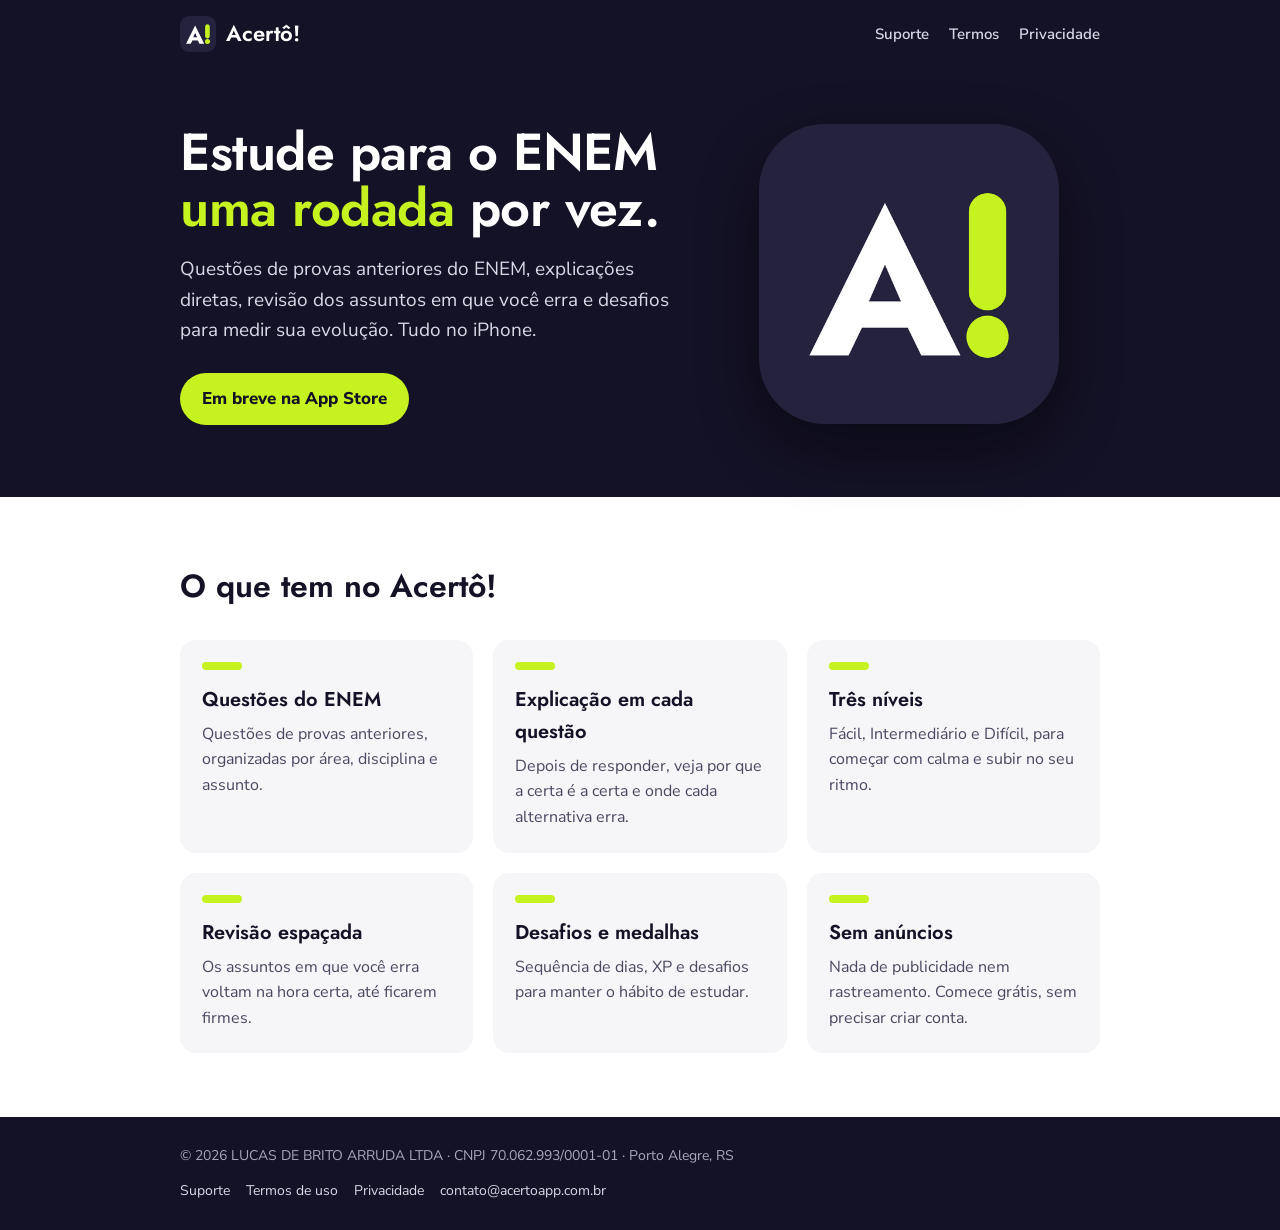
<file: index.html>
<!DOCTYPE html>
<html lang="pt-BR">
<head>
<meta charset="utf-8">
<meta name="viewport" content="width=device-width, initial-scale=1">
<title>Acertô! · Questões do ENEM no iPhone</title>
<meta name="description" content="App de estudo para o ENEM com questões de provas anteriores, explicações e revisão.">
<link rel="icon" type="image/png" href="/img/favicon.png">
<link rel="apple-touch-icon" href="/img/apple-touch-icon.png">
<link rel="preconnect" href="https://fonts.googleapis.com"><link rel="preconnect" href="https://fonts.gstatic.com" crossorigin><link href="https://fonts.googleapis.com/css2?family=Jost:wght@500;600&family=Nunito+Sans:wght@400;600;800&display=swap" rel="stylesheet">
<link rel="stylesheet" href="/estilo.css">
</head>
<body>
<header class="topo"><div class="wrap">
<a class="marca" href="/"><img src="/img/icone.png" alt=""><span>Acertô!</span></a>
<nav class="menu"><a href="/suporte/">Suporte</a><a href="/termos/">Termos</a><a href="/privacidade/">Privacidade</a></nav>
</div></header>
<main>
<section class="capa"><div class="wrap">
<div>
<h1>Estude para o ENEM <em>uma rodada</em> por vez.</h1>
<p>Questões de provas anteriores do ENEM, explicações diretas, revisão dos assuntos em que você erra e desafios para medir sua evolução. Tudo no iPhone.</p>
<span class="selo">Em breve na App Store</span>
</div>
<img class="icone" src="/img/icone.png" alt="Ícone do app Acertô!">
</div></section>
<section class="recursos"><div class="wrap">
<h2>O que tem no Acertô!</h2>
<div class="grade">
<div class="cartao"><div class="barra"></div><h3>Questões do ENEM</h3><p>Questões de provas anteriores, organizadas por área, disciplina e assunto.</p></div>
<div class="cartao"><div class="barra"></div><h3>Explicação em cada questão</h3><p>Depois de responder, veja por que a certa é a certa e onde cada alternativa erra.</p></div>
<div class="cartao"><div class="barra"></div><h3>Três níveis</h3><p>Fácil, Intermediário e Difícil, para começar com calma e subir no seu ritmo.</p></div>
<div class="cartao"><div class="barra"></div><h3>Revisão espaçada</h3><p>Os assuntos em que você erra voltam na hora certa, até ficarem firmes.</p></div>
<div class="cartao"><div class="barra"></div><h3>Desafios e medalhas</h3><p>Sequência de dias, XP e desafios para manter o hábito de estudar.</p></div>
<div class="cartao"><div class="barra"></div><h3>Sem anúncios</h3><p>Nada de publicidade nem rastreamento. Comece grátis, sem precisar criar conta.</p></div>
</div>
</div></section>
</main>
<footer class="rodape"><div class="wrap">
<div>© 2026 LUCAS DE BRITO ARRUDA LTDA · CNPJ 70.062.993/0001-01 · Porto Alegre, RS</div>
<div><a href="/suporte/">Suporte</a><a href="/termos/">Termos de uso</a><a href="/privacidade/">Privacidade</a><a href="mailto:contato@acertoapp.com.br">contato@acertoapp.com.br</a></div>
</div></footer>
</body>
</html>
</file>
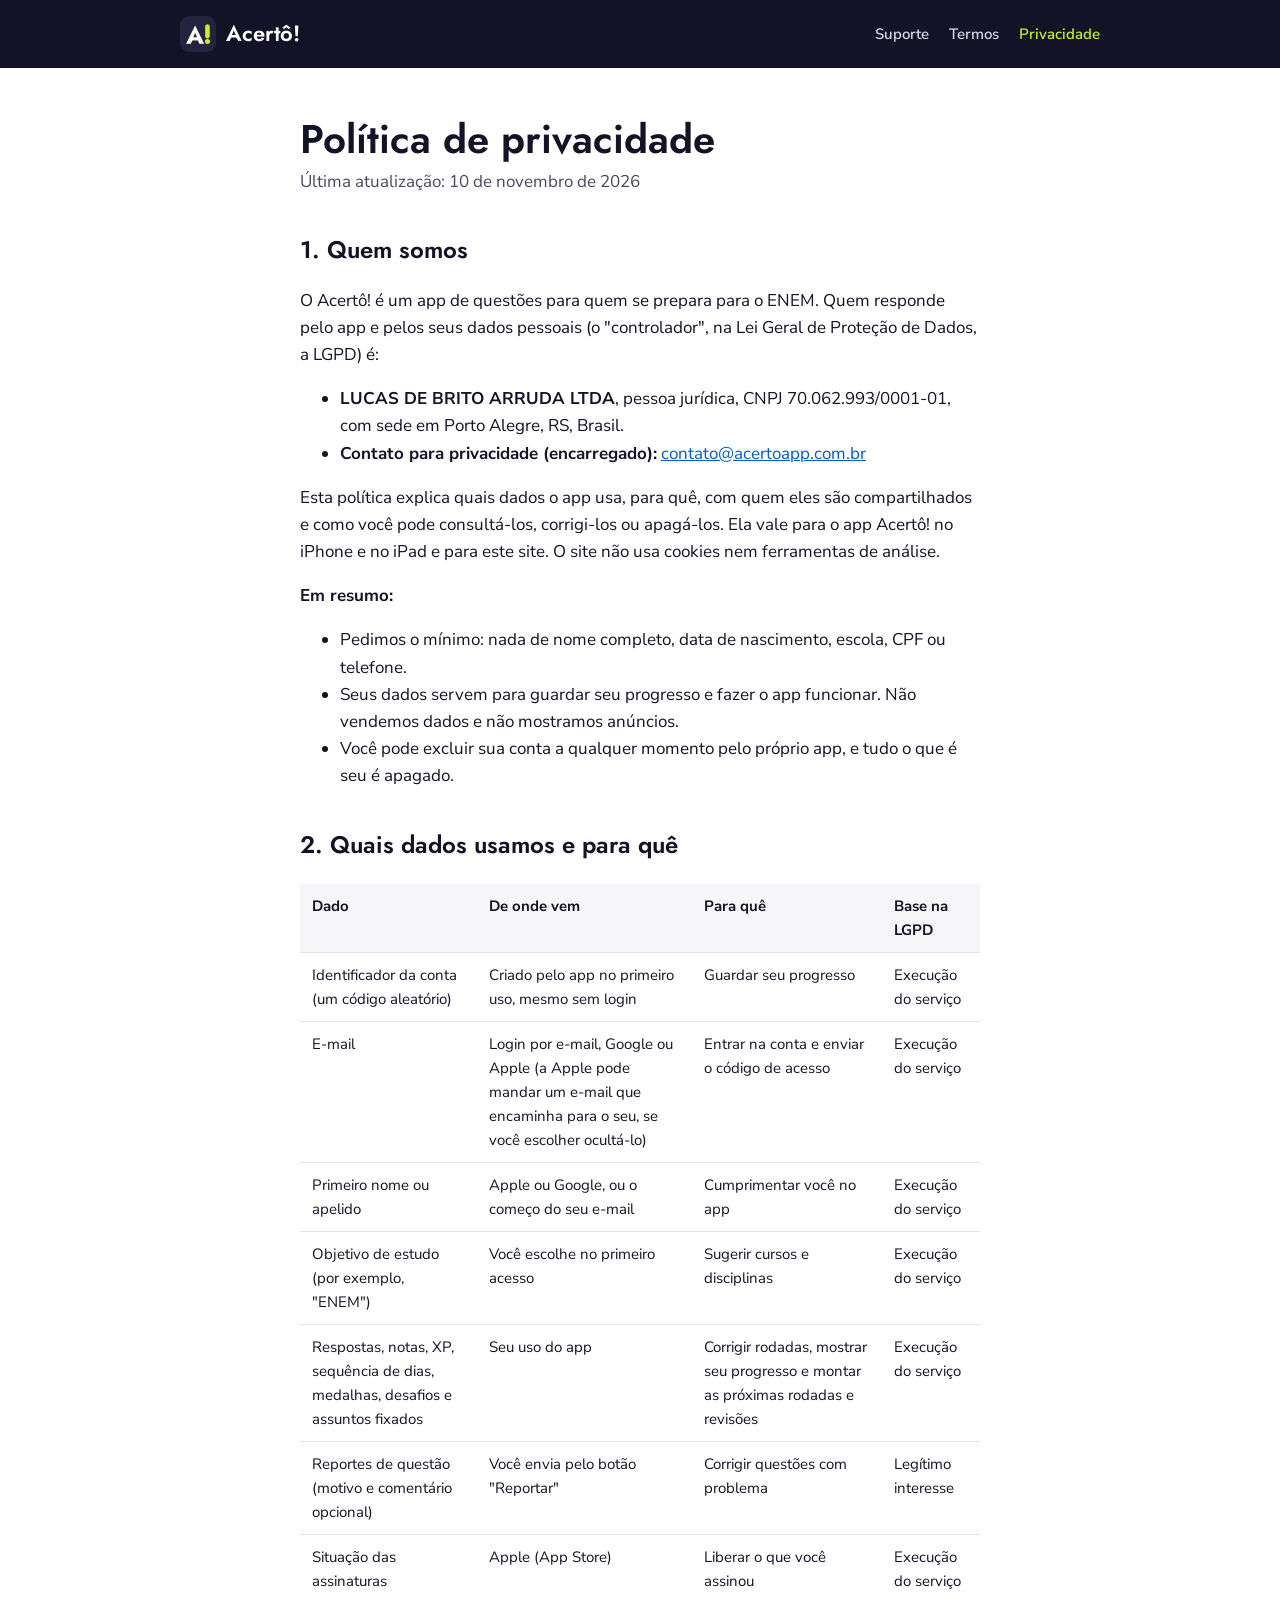
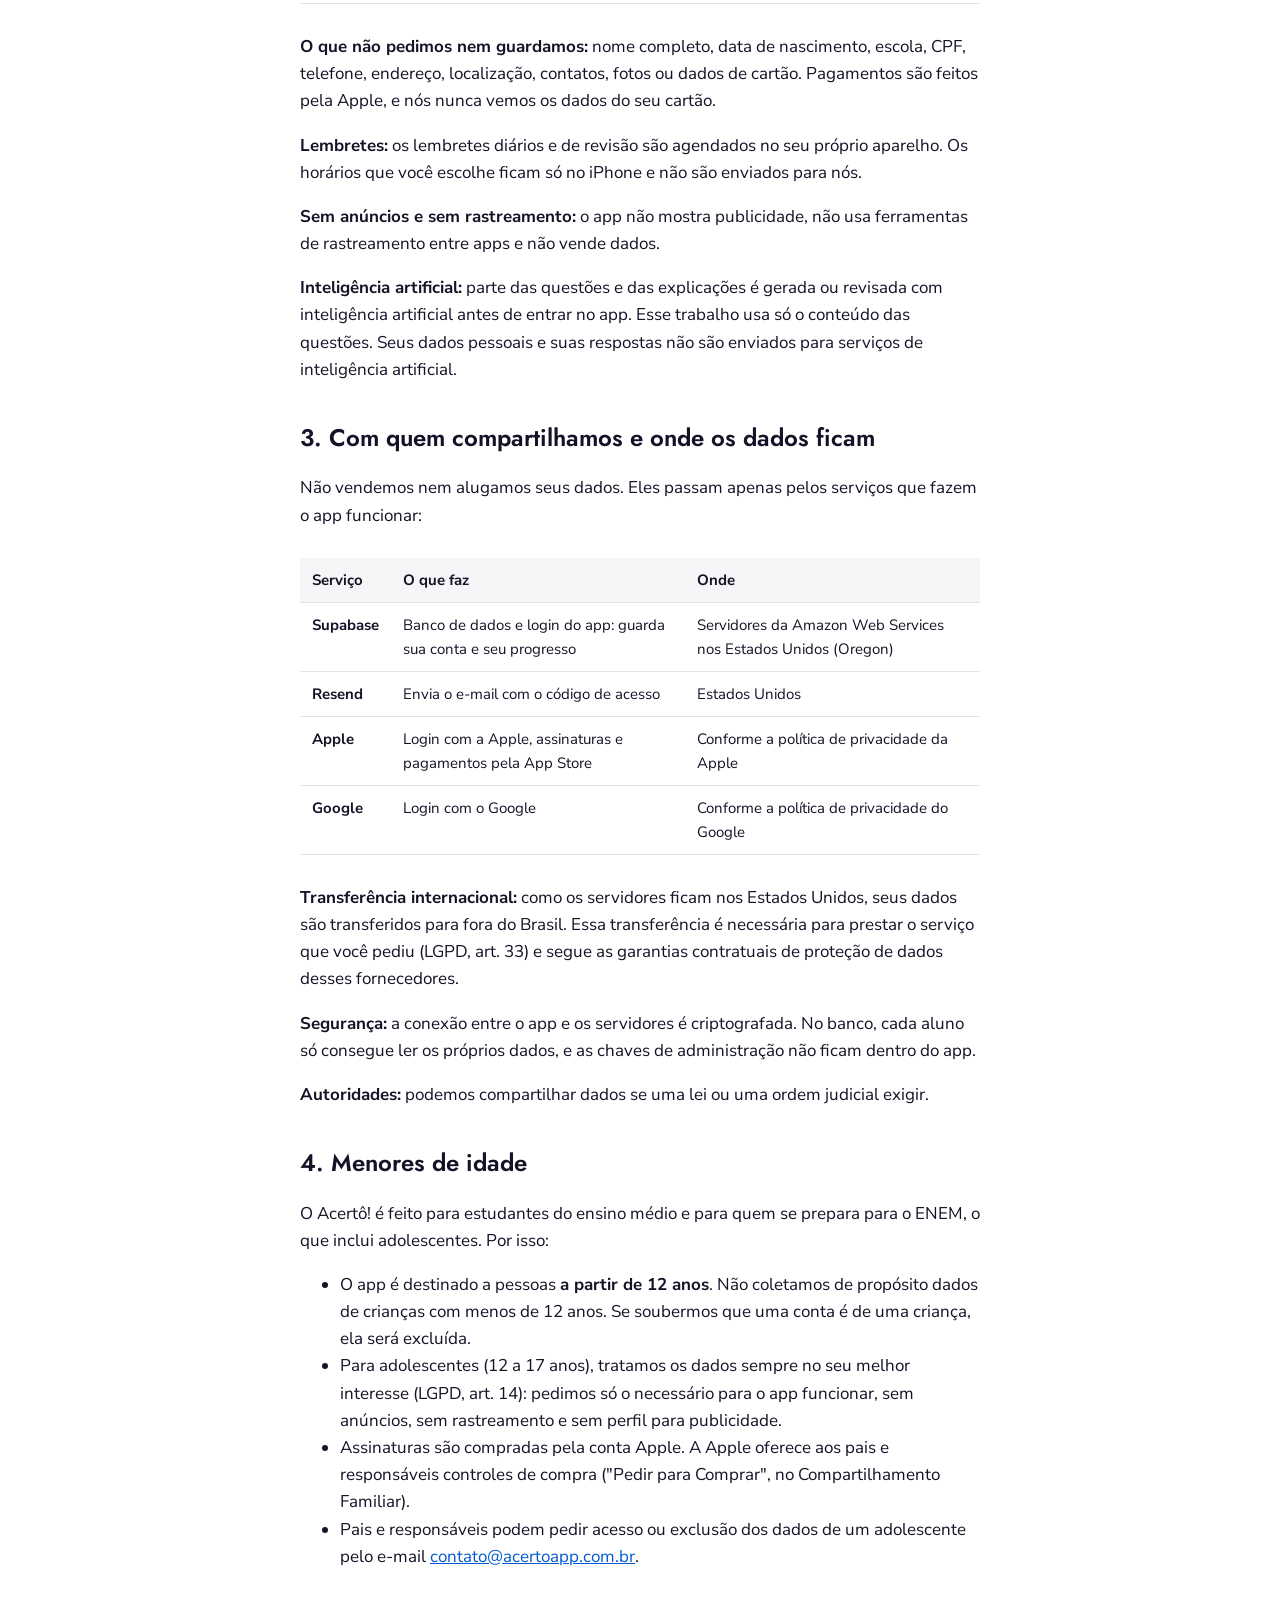
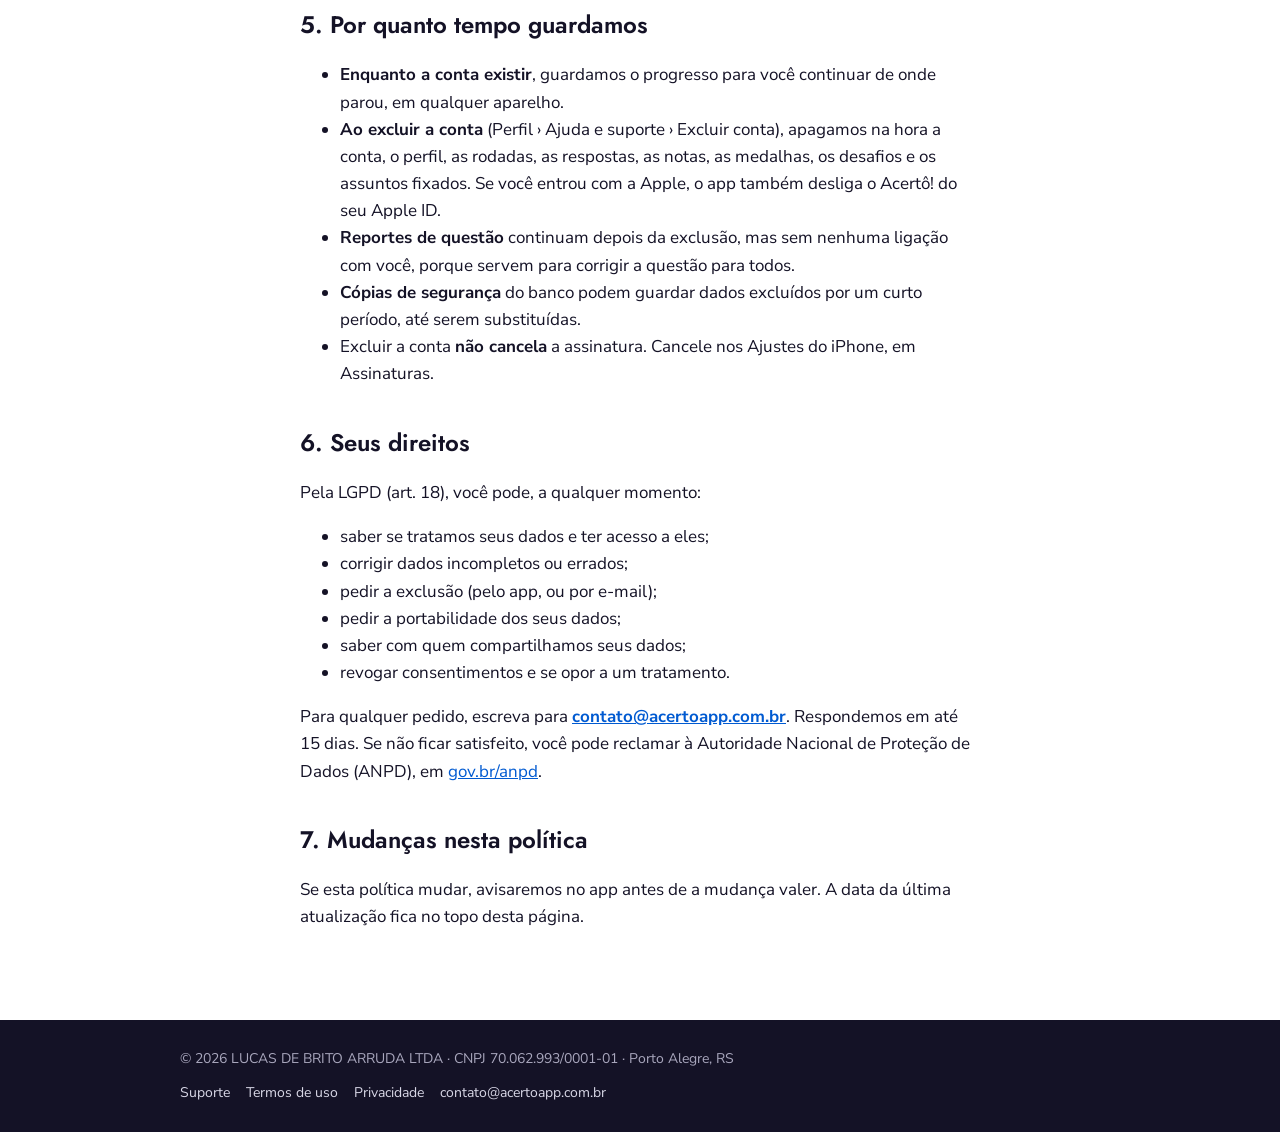
<file: privacidade/index.html>
<!DOCTYPE html>
<html lang="pt-BR">
<head>
<meta charset="utf-8">
<meta name="viewport" content="width=device-width, initial-scale=1">
<title>Política de privacidade · Acertô!</title>
<meta name="description" content="Como o app Acertô! usa e protege seus dados.">
<link rel="icon" type="image/png" href="/img/favicon.png">
<link rel="apple-touch-icon" href="/img/apple-touch-icon.png">
<link rel="preconnect" href="https://fonts.googleapis.com"><link rel="preconnect" href="https://fonts.gstatic.com" crossorigin><link href="https://fonts.googleapis.com/css2?family=Jost:wght@500;600&family=Nunito+Sans:wght@400;600;800&display=swap" rel="stylesheet">
<link rel="stylesheet" href="/estilo.css">
</head>
<body>
<header class="topo"><div class="wrap">
<a class="marca" href="/"><img src="/img/icone.png" alt=""><span>Acertô!</span></a>
<nav class="menu"><a href="/suporte/">Suporte</a><a href="/termos/">Termos</a><a href="/privacidade/" aria-current="page">Privacidade</a></nav>
</div></header>
<main>
<section class="pagina"><div class="wrap texto">
<h1>Política de privacidade</h1>
<p class="data">Última atualização: 10 de novembro de 2026</p>
<h2>1. Quem somos</h2>
<p>O Acertô! é um app de questões para quem se prepara para o ENEM. Quem responde pelo app e pelos seus dados pessoais (o "controlador", na Lei Geral de Proteção de Dados, a LGPD) é:</p>
<ul>
<li><strong>LUCAS DE BRITO ARRUDA LTDA</strong>, pessoa jurídica, CNPJ 70.062.993/0001-01, com sede em Porto Alegre, RS, Brasil.</li>
<li><strong>Contato para privacidade (encarregado):</strong> <a href="mailto:contato@acertoapp.com.br">contato@acertoapp.com.br</a></li>
</ul>
<p>Esta política explica quais dados o app usa, para quê, com quem eles são compartilhados e como você pode consultá-los, corrigi-los ou apagá-los. Ela vale para o app Acertô! no iPhone e no iPad e para este site. O site não usa cookies nem ferramentas de análise.</p>
<p><strong>Em resumo:</strong></p>
<ul>
<li>Pedimos o mínimo: nada de nome completo, data de nascimento, escola, CPF ou telefone.</li>
<li>Seus dados servem para guardar seu progresso e fazer o app funcionar. Não vendemos dados e não mostramos anúncios.</li>
<li>Você pode excluir sua conta a qualquer momento pelo próprio app, e tudo o que é seu é apagado.</li>
</ul>
<h2>2. Quais dados usamos e para quê</h2>
<div class="tabela"><table>
<thead>
<tr>
<th>Dado</th>
<th>De onde vem</th>
<th>Para quê</th>
<th>Base na LGPD</th>
</tr>
</thead>
<tbody>
<tr>
<td>Identificador da conta (um código aleatório)</td>
<td>Criado pelo app no primeiro uso, mesmo sem login</td>
<td>Guardar seu progresso</td>
<td>Execução do serviço</td>
</tr>
<tr>
<td>E-mail</td>
<td>Login por e-mail, Google ou Apple (a Apple pode mandar um e-mail que encaminha para o seu, se você escolher ocultá-lo)</td>
<td>Entrar na conta e enviar o código de acesso</td>
<td>Execução do serviço</td>
</tr>
<tr>
<td>Primeiro nome ou apelido</td>
<td>Apple ou Google, ou o começo do seu e-mail</td>
<td>Cumprimentar você no app</td>
<td>Execução do serviço</td>
</tr>
<tr>
<td>Objetivo de estudo (por exemplo, "ENEM")</td>
<td>Você escolhe no primeiro acesso</td>
<td>Sugerir cursos e disciplinas</td>
<td>Execução do serviço</td>
</tr>
<tr>
<td>Respostas, notas, XP, sequência de dias, medalhas, desafios e assuntos fixados</td>
<td>Seu uso do app</td>
<td>Corrigir rodadas, mostrar seu progresso e montar as próximas rodadas e revisões</td>
<td>Execução do serviço</td>
</tr>
<tr>
<td>Reportes de questão (motivo e comentário opcional)</td>
<td>Você envia pelo botão "Reportar"</td>
<td>Corrigir questões com problema</td>
<td>Legítimo interesse</td>
</tr>
<tr>
<td>Situação das assinaturas</td>
<td>Apple (App Store)</td>
<td>Liberar o que você assinou</td>
<td>Execução do serviço</td>
</tr>
</tbody>
</table></div>
<p><strong>O que não pedimos nem guardamos:</strong> nome completo, data de nascimento, escola, CPF, telefone, endereço, localização, contatos, fotos ou dados de cartão. Pagamentos são feitos pela Apple, e nós nunca vemos os dados do seu cartão.</p>
<p><strong>Lembretes:</strong> os lembretes diários e de revisão são agendados no seu próprio aparelho. Os horários que você escolhe ficam só no iPhone e não são enviados para nós.</p>
<p><strong>Sem anúncios e sem rastreamento:</strong> o app não mostra publicidade, não usa ferramentas de rastreamento entre apps e não vende dados.</p>
<p><strong>Inteligência artificial:</strong> parte das questões e das explicações é gerada ou revisada com inteligência artificial antes de entrar no app. Esse trabalho usa só o conteúdo das questões. Seus dados pessoais e suas respostas não são enviados para serviços de inteligência artificial.</p>
<h2>3. Com quem compartilhamos e onde os dados ficam</h2>
<p>Não vendemos nem alugamos seus dados. Eles passam apenas pelos serviços que fazem o app funcionar:</p>
<div class="tabela"><table>
<thead>
<tr>
<th>Serviço</th>
<th>O que faz</th>
<th>Onde</th>
</tr>
</thead>
<tbody>
<tr>
<td><strong>Supabase</strong></td>
<td>Banco de dados e login do app: guarda sua conta e seu progresso</td>
<td>Servidores da Amazon Web Services nos Estados Unidos (Oregon)</td>
</tr>
<tr>
<td><strong>Resend</strong></td>
<td>Envia o e-mail com o código de acesso</td>
<td>Estados Unidos</td>
</tr>
<tr>
<td><strong>Apple</strong></td>
<td>Login com a Apple, assinaturas e pagamentos pela App Store</td>
<td>Conforme a política de privacidade da Apple</td>
</tr>
<tr>
<td><strong>Google</strong></td>
<td>Login com o Google</td>
<td>Conforme a política de privacidade do Google</td>
</tr>
</tbody>
</table></div>
<p><strong>Transferência internacional:</strong> como os servidores ficam nos Estados Unidos, seus dados são transferidos para fora do Brasil. Essa transferência é necessária para prestar o serviço que você pediu (LGPD, art. 33) e segue as garantias contratuais de proteção de dados desses fornecedores.</p>
<p><strong>Segurança:</strong> a conexão entre o app e os servidores é criptografada. No banco, cada aluno só consegue ler os próprios dados, e as chaves de administração não ficam dentro do app.</p>
<p><strong>Autoridades:</strong> podemos compartilhar dados se uma lei ou uma ordem judicial exigir.</p>
<h2>4. Menores de idade</h2>
<p>O Acertô! é feito para estudantes do ensino médio e para quem se prepara para o ENEM, o que inclui adolescentes. Por isso:</p>
<ul>
<li>O app é destinado a pessoas <strong>a partir de 12 anos</strong>. Não coletamos de propósito dados de crianças com menos de 12 anos. Se soubermos que uma conta é de uma criança, ela será excluída.</li>
<li>Para adolescentes (12 a 17 anos), tratamos os dados sempre no seu melhor interesse (LGPD, art. 14): pedimos só o necessário para o app funcionar, sem anúncios, sem rastreamento e sem perfil para publicidade.</li>
<li>Assinaturas são compradas pela conta Apple. A Apple oferece aos pais e responsáveis controles de compra ("Pedir para Comprar", no Compartilhamento Familiar).</li>
<li>Pais e responsáveis podem pedir acesso ou exclusão dos dados de um adolescente pelo e-mail <a href="mailto:contato@acertoapp.com.br">contato@acertoapp.com.br</a>.</li>
</ul>
<h2>5. Por quanto tempo guardamos</h2>
<ul>
<li><strong>Enquanto a conta existir</strong>, guardamos o progresso para você continuar de onde parou, em qualquer aparelho.</li>
<li><strong>Ao excluir a conta</strong> (Perfil › Ajuda e suporte › Excluir conta), apagamos na hora a conta, o perfil, as rodadas, as respostas, as notas, as medalhas, os desafios e os assuntos fixados. Se você entrou com a Apple, o app também desliga o Acertô! do seu Apple ID.</li>
<li><strong>Reportes de questão</strong> continuam depois da exclusão, mas sem nenhuma ligação com você, porque servem para corrigir a questão para todos.</li>
<li><strong>Cópias de segurança</strong> do banco podem guardar dados excluídos por um curto período, até serem substituídas.</li>
<li>Excluir a conta <strong>não cancela</strong> a assinatura. Cancele nos Ajustes do iPhone, em Assinaturas.</li>
</ul>
<h2>6. Seus direitos</h2>
<p>Pela LGPD (art. 18), você pode, a qualquer momento:</p>
<ul>
<li>saber se tratamos seus dados e ter acesso a eles;</li>
<li>corrigir dados incompletos ou errados;</li>
<li>pedir a exclusão (pelo app, ou por e-mail);</li>
<li>pedir a portabilidade dos seus dados;</li>
<li>saber com quem compartilhamos seus dados;</li>
<li>revogar consentimentos e se opor a um tratamento.</li>
</ul>
<p>Para qualquer pedido, escreva para <strong><a href="mailto:contato@acertoapp.com.br">contato@acertoapp.com.br</a></strong>. Respondemos em até 15 dias. Se não ficar satisfeito, você pode reclamar à Autoridade Nacional de Proteção de Dados (ANPD), em <a href="https://www.gov.br/anpd">gov.br/anpd</a>.</p>
<h2>7. Mudanças nesta política</h2>
<p>Se esta política mudar, avisaremos no app antes de a mudança valer. A data da última atualização fica no topo desta página.</p>
</div></section>
</main>
<footer class="rodape"><div class="wrap">
<div>© 2026 LUCAS DE BRITO ARRUDA LTDA · CNPJ 70.062.993/0001-01 · Porto Alegre, RS</div>
<div><a href="/suporte/">Suporte</a><a href="/termos/">Termos de uso</a><a href="/privacidade/">Privacidade</a><a href="mailto:contato@acertoapp.com.br">contato@acertoapp.com.br</a></div>
</div></footer>
</body>
</html>
</file>
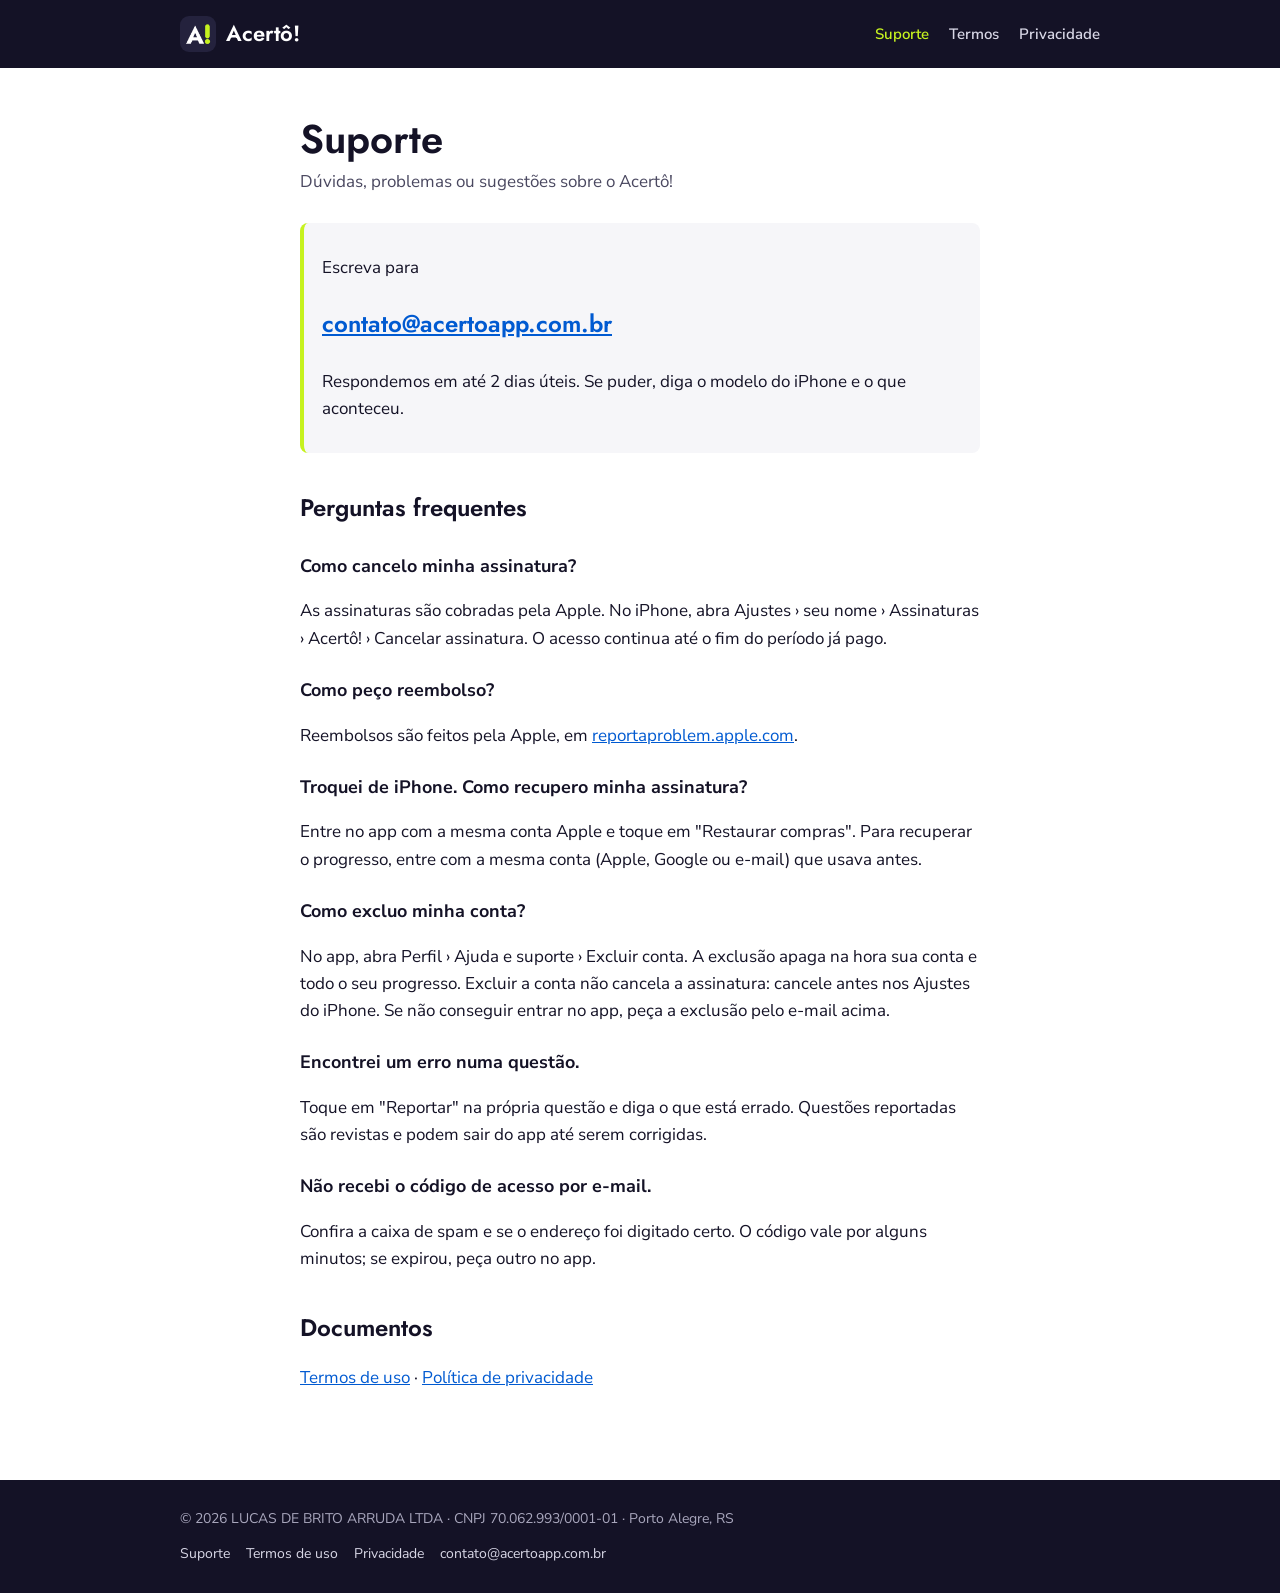
<file: suporte/index.html>
<!DOCTYPE html>
<html lang="pt-BR">
<head>
<meta charset="utf-8">
<meta name="viewport" content="width=device-width, initial-scale=1">
<title>Suporte · Acertô!</title>
<meta name="description" content="Contato e perguntas frequentes sobre o app Acertô!">
<link rel="icon" type="image/png" href="/img/favicon.png">
<link rel="apple-touch-icon" href="/img/apple-touch-icon.png">
<link rel="preconnect" href="https://fonts.googleapis.com"><link rel="preconnect" href="https://fonts.gstatic.com" crossorigin><link href="https://fonts.googleapis.com/css2?family=Jost:wght@500;600&family=Nunito+Sans:wght@400;600;800&display=swap" rel="stylesheet">
<link rel="stylesheet" href="/estilo.css">
</head>
<body>
<header class="topo"><div class="wrap">
<a class="marca" href="/"><img src="/img/icone.png" alt=""><span>Acertô!</span></a>
<nav class="menu"><a href="/suporte/" aria-current="page">Suporte</a><a href="/termos/">Termos</a><a href="/privacidade/">Privacidade</a></nav>
</div></header>
<main>
<section class="pagina"><div class="wrap texto">
<h1>Suporte</h1>
<p class="data">Dúvidas, problemas ou sugestões sobre o Acertô!</p>
<div class="destaque">
<p>Escreva para</p>
<p class="contato-grande"><a href="mailto:contato@acertoapp.com.br">contato@acertoapp.com.br</a></p>
<p>Respondemos em até 2 dias úteis. Se puder, diga o modelo do iPhone e o que aconteceu.</p>
</div>

<h2>Perguntas frequentes</h2>

<h3>Como cancelo minha assinatura?</h3>
<p>As assinaturas são cobradas pela Apple. No iPhone, abra Ajustes › seu nome › Assinaturas › Acertô! › Cancelar assinatura. O acesso continua até o fim do período já pago.</p>

<h3>Como peço reembolso?</h3>
<p>Reembolsos são feitos pela Apple, em <a href="https://reportaproblem.apple.com">reportaproblem.apple.com</a>.</p>

<h3>Troquei de iPhone. Como recupero minha assinatura?</h3>
<p>Entre no app com a mesma conta Apple e toque em "Restaurar compras". Para recuperar o progresso, entre com a mesma conta (Apple, Google ou e-mail) que usava antes.</p>

<h3>Como excluo minha conta?</h3>
<p>No app, abra Perfil › Ajuda e suporte › Excluir conta. A exclusão apaga na hora sua conta e todo o seu progresso. Excluir a conta não cancela a assinatura: cancele antes nos Ajustes do iPhone. Se não conseguir entrar no app, peça a exclusão pelo e-mail acima.</p>

<h3>Encontrei um erro numa questão.</h3>
<p>Toque em "Reportar" na própria questão e diga o que está errado. Questões reportadas são revistas e podem sair do app até serem corrigidas.</p>

<h3>Não recebi o código de acesso por e-mail.</h3>
<p>Confira a caixa de spam e se o endereço foi digitado certo. O código vale por alguns minutos; se expirou, peça outro no app.</p>

<h2>Documentos</h2>
<p><a href="/termos/">Termos de uso</a> · <a href="/privacidade/">Política de privacidade</a></p>
</div></section>
</main>
<footer class="rodape"><div class="wrap">
<div>© 2026 LUCAS DE BRITO ARRUDA LTDA · CNPJ 70.062.993/0001-01 · Porto Alegre, RS</div>
<div><a href="/suporte/">Suporte</a><a href="/termos/">Termos de uso</a><a href="/privacidade/">Privacidade</a><a href="mailto:contato@acertoapp.com.br">contato@acertoapp.com.br</a></div>
</div></footer>
</body>
</html>
</file>
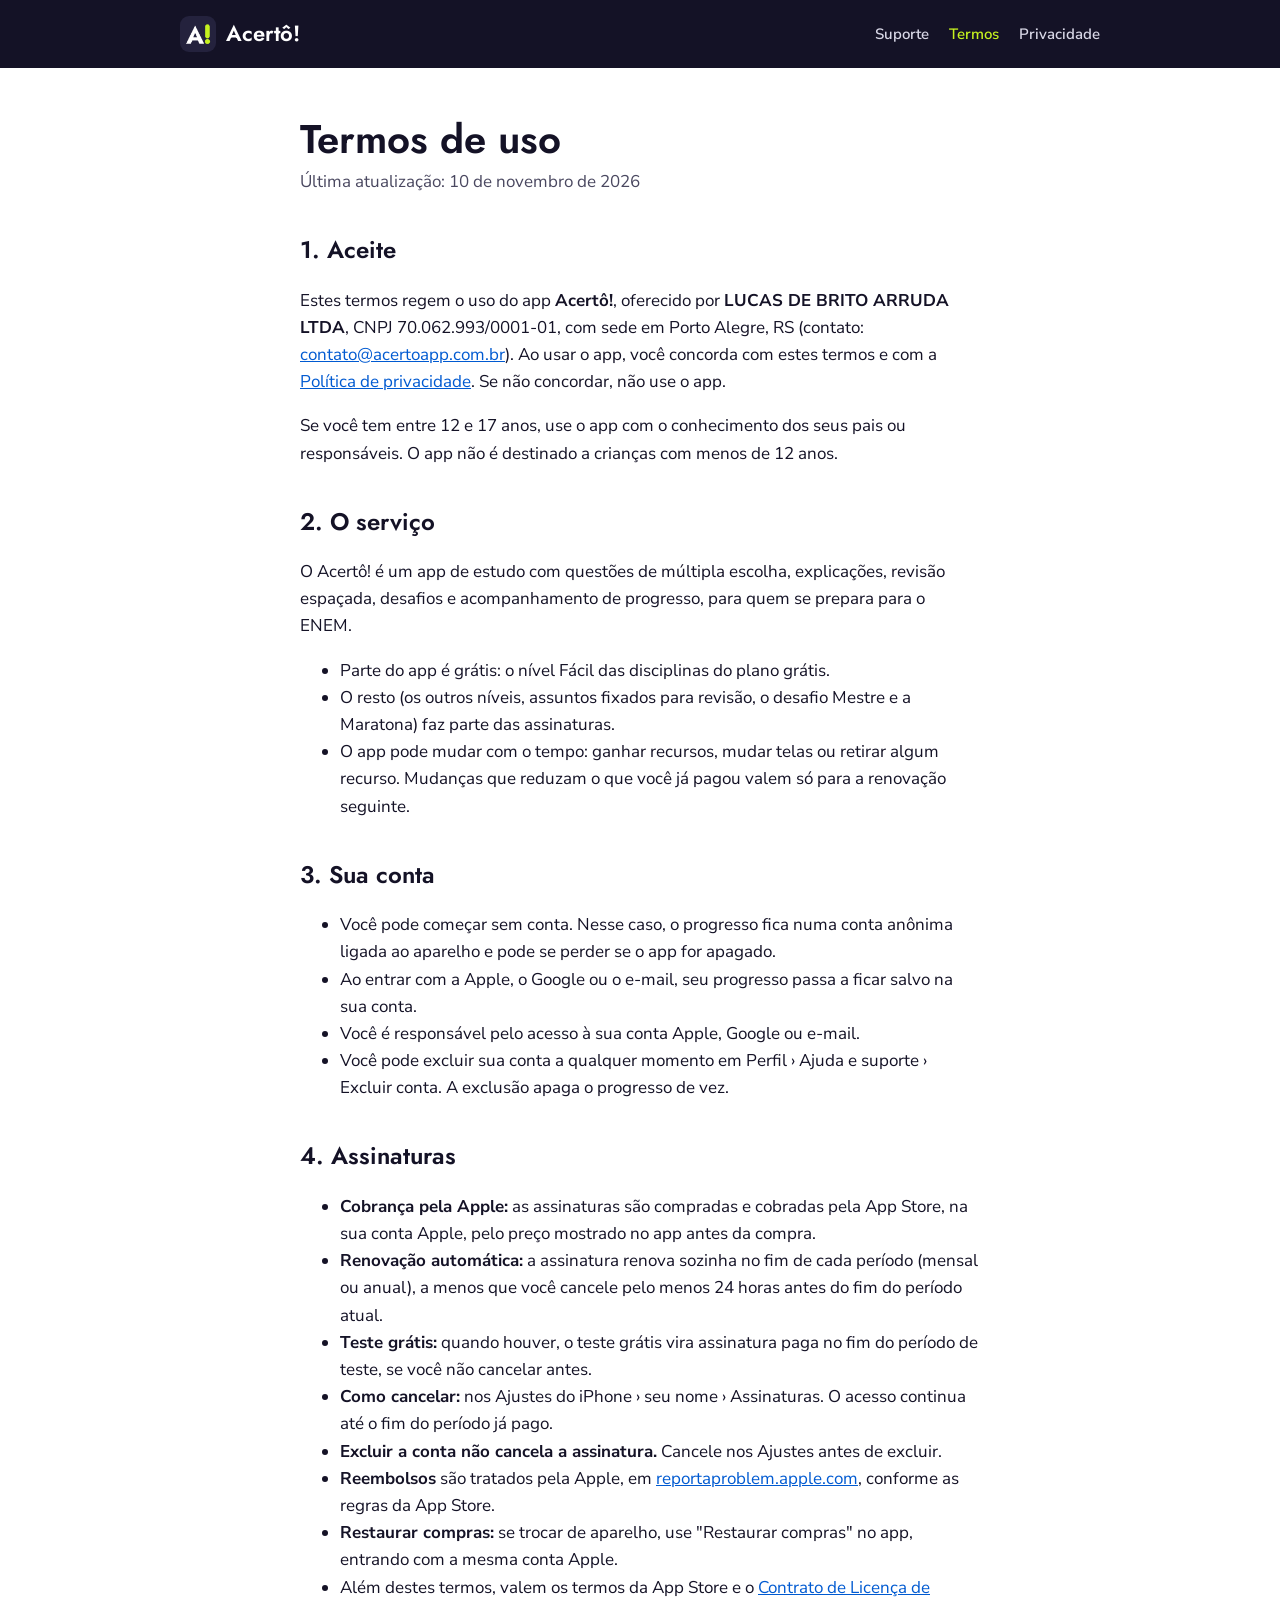
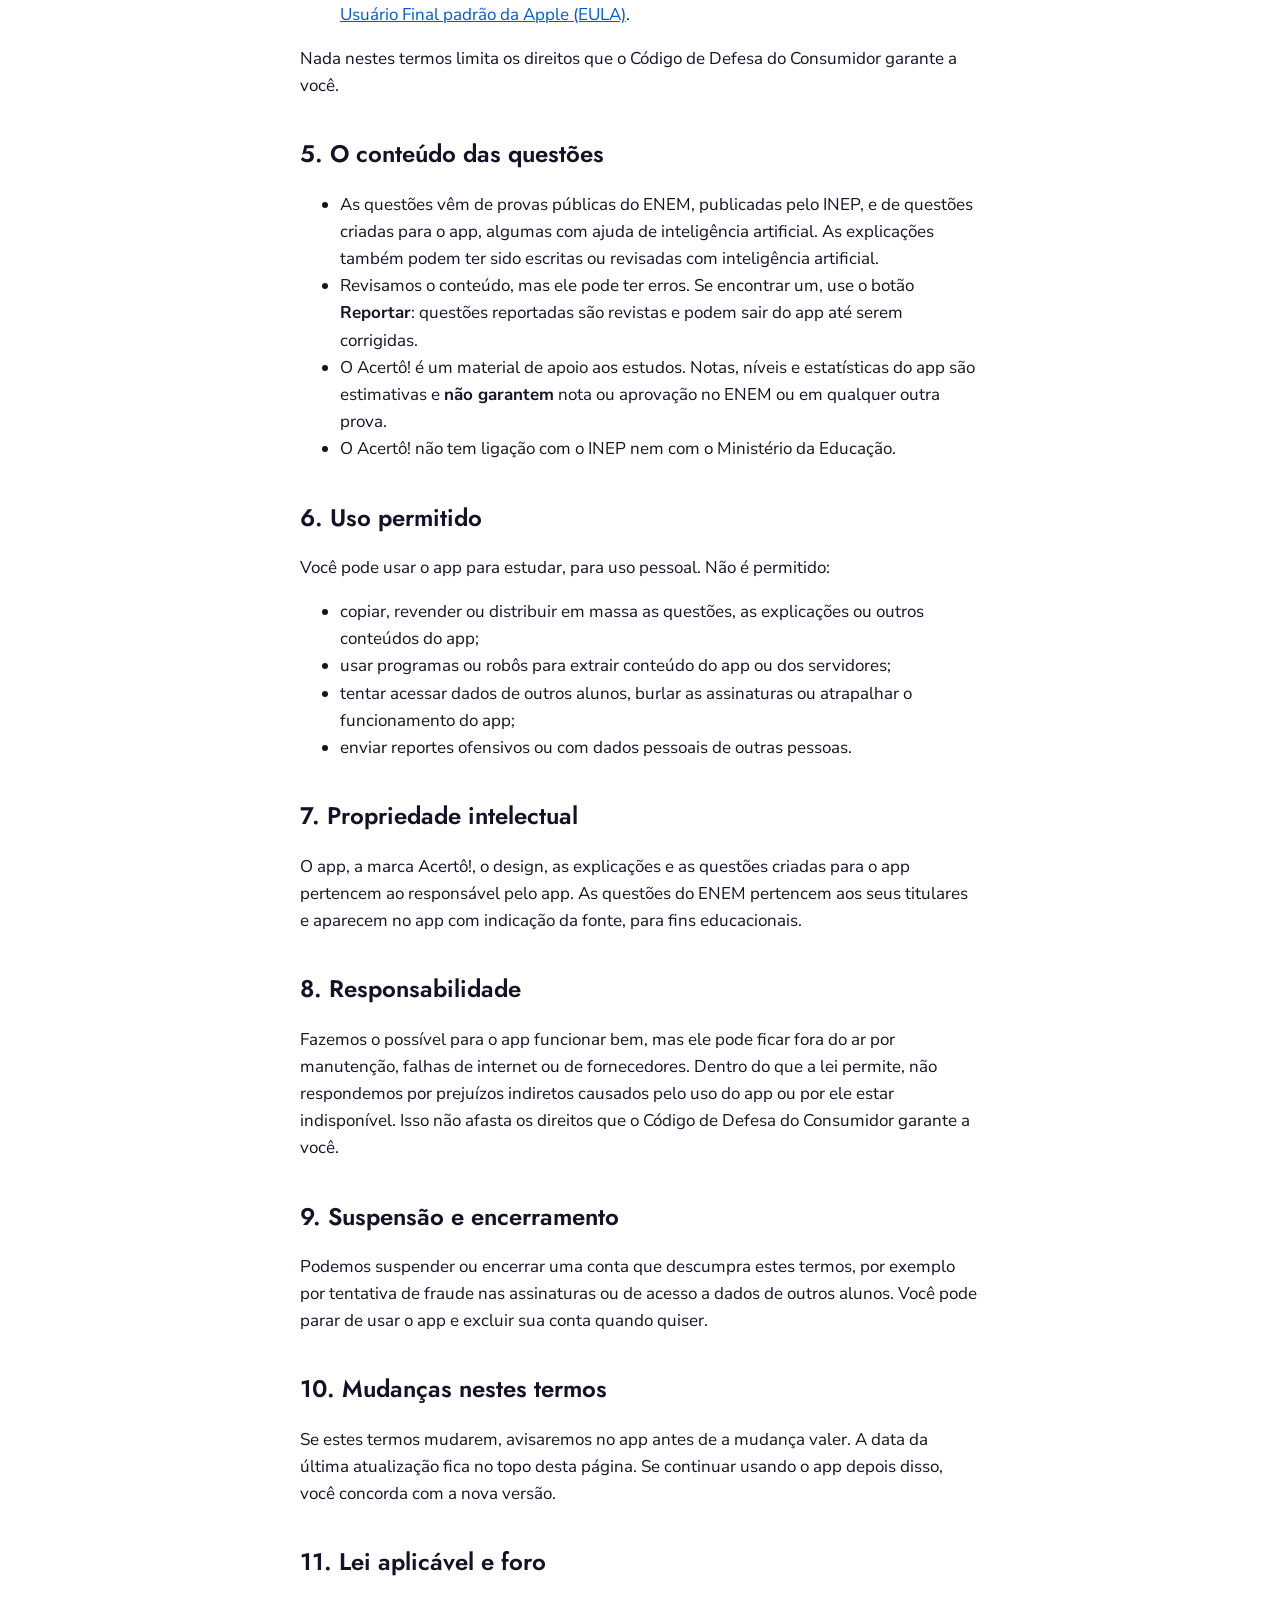
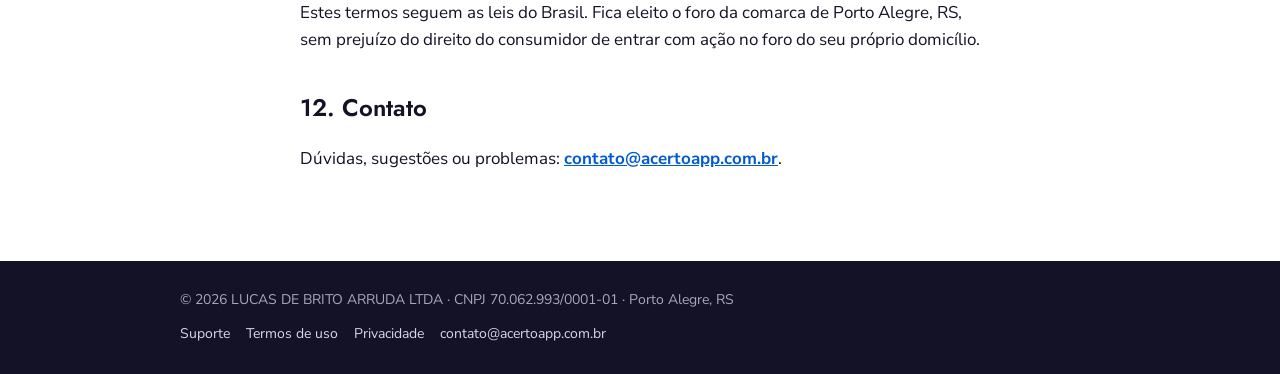
<file: termos/index.html>
<!DOCTYPE html>
<html lang="pt-BR">
<head>
<meta charset="utf-8">
<meta name="viewport" content="width=device-width, initial-scale=1">
<title>Termos de uso · Acertô!</title>
<meta name="description" content="Termos de uso do app Acertô!">
<link rel="icon" type="image/png" href="/img/favicon.png">
<link rel="apple-touch-icon" href="/img/apple-touch-icon.png">
<link rel="preconnect" href="https://fonts.googleapis.com"><link rel="preconnect" href="https://fonts.gstatic.com" crossorigin><link href="https://fonts.googleapis.com/css2?family=Jost:wght@500;600&family=Nunito+Sans:wght@400;600;800&display=swap" rel="stylesheet">
<link rel="stylesheet" href="/estilo.css">
</head>
<body>
<header class="topo"><div class="wrap">
<a class="marca" href="/"><img src="/img/icone.png" alt=""><span>Acertô!</span></a>
<nav class="menu"><a href="/suporte/">Suporte</a><a href="/termos/" aria-current="page">Termos</a><a href="/privacidade/">Privacidade</a></nav>
</div></header>
<main>
<section class="pagina"><div class="wrap texto">
<h1>Termos de uso</h1>
<p class="data">Última atualização: 10 de novembro de 2026</p>
<h2>1. Aceite</h2>
<p>Estes termos regem o uso do app <strong>Acertô!</strong>, oferecido por <strong>LUCAS DE BRITO ARRUDA LTDA</strong>, CNPJ 70.062.993/0001-01, com sede em Porto Alegre, RS (contato: <a href="mailto:contato@acertoapp.com.br">contato@acertoapp.com.br</a>). Ao usar o app, você concorda com estes termos e com a <a href="/privacidade/">Política de privacidade</a>. Se não concordar, não use o app.</p>
<p>Se você tem entre 12 e 17 anos, use o app com o conhecimento dos seus pais ou responsáveis. O app não é destinado a crianças com menos de 12 anos.</p>
<h2>2. O serviço</h2>
<p>O Acertô! é um app de estudo com questões de múltipla escolha, explicações, revisão espaçada, desafios e acompanhamento de progresso, para quem se prepara para o ENEM.</p>
<ul>
<li>Parte do app é grátis: o nível Fácil das disciplinas do plano grátis.</li>
<li>O resto (os outros níveis, assuntos fixados para revisão, o desafio Mestre e a Maratona) faz parte das assinaturas.</li>
<li>O app pode mudar com o tempo: ganhar recursos, mudar telas ou retirar algum recurso. Mudanças que reduzam o que você já pagou valem só para a renovação seguinte.</li>
</ul>
<h2>3. Sua conta</h2>
<ul>
<li>Você pode começar sem conta. Nesse caso, o progresso fica numa conta anônima ligada ao aparelho e pode se perder se o app for apagado.</li>
<li>Ao entrar com a Apple, o Google ou o e-mail, seu progresso passa a ficar salvo na sua conta.</li>
<li>Você é responsável pelo acesso à sua conta Apple, Google ou e-mail.</li>
<li>Você pode excluir sua conta a qualquer momento em Perfil › Ajuda e suporte › Excluir conta. A exclusão apaga o progresso de vez.</li>
</ul>
<h2>4. Assinaturas</h2>
<ul>
<li><strong>Cobrança pela Apple:</strong> as assinaturas são compradas e cobradas pela App Store, na sua conta Apple, pelo preço mostrado no app antes da compra.</li>
<li><strong>Renovação automática:</strong> a assinatura renova sozinha no fim de cada período (mensal ou anual), a menos que você cancele pelo menos 24 horas antes do fim do período atual.</li>
<li><strong>Teste grátis:</strong> quando houver, o teste grátis vira assinatura paga no fim do período de teste, se você não cancelar antes.</li>
<li><strong>Como cancelar:</strong> nos Ajustes do iPhone › seu nome › Assinaturas. O acesso continua até o fim do período já pago.</li>
<li><strong>Excluir a conta não cancela a assinatura.</strong> Cancele nos Ajustes antes de excluir.</li>
<li><strong>Reembolsos</strong> são tratados pela Apple, em <a href="https://reportaproblem.apple.com">reportaproblem.apple.com</a>, conforme as regras da App Store.</li>
<li><strong>Restaurar compras:</strong> se trocar de aparelho, use "Restaurar compras" no app, entrando com a mesma conta Apple.</li>
<li>Além destes termos, valem os termos da App Store e o <a href="https://www.apple.com/legal/internet-services/itunes/dev/stdeula/">Contrato de Licença de Usuário Final padrão da Apple (EULA)</a>.</li>
</ul>
<p>Nada nestes termos limita os direitos que o Código de Defesa do Consumidor garante a você.</p>
<h2>5. O conteúdo das questões</h2>
<ul>
<li>As questões vêm de provas públicas do ENEM, publicadas pelo INEP, e de questões criadas para o app, algumas com ajuda de inteligência artificial. As explicações também podem ter sido escritas ou revisadas com inteligência artificial.</li>
<li>Revisamos o conteúdo, mas ele pode ter erros. Se encontrar um, use o botão <strong>Reportar</strong>: questões reportadas são revistas e podem sair do app até serem corrigidas.</li>
<li>O Acertô! é um material de apoio aos estudos. Notas, níveis e estatísticas do app são estimativas e <strong>não garantem</strong> nota ou aprovação no ENEM ou em qualquer outra prova.</li>
<li>O Acertô! não tem ligação com o INEP nem com o Ministério da Educação.</li>
</ul>
<h2>6. Uso permitido</h2>
<p>Você pode usar o app para estudar, para uso pessoal. Não é permitido:</p>
<ul>
<li>copiar, revender ou distribuir em massa as questões, as explicações ou outros conteúdos do app;</li>
<li>usar programas ou robôs para extrair conteúdo do app ou dos servidores;</li>
<li>tentar acessar dados de outros alunos, burlar as assinaturas ou atrapalhar o funcionamento do app;</li>
<li>enviar reportes ofensivos ou com dados pessoais de outras pessoas.</li>
</ul>
<h2>7. Propriedade intelectual</h2>
<p>O app, a marca Acertô!, o design, as explicações e as questões criadas para o app pertencem ao responsável pelo app. As questões do ENEM pertencem aos seus titulares e aparecem no app com indicação da fonte, para fins educacionais.</p>
<h2>8. Responsabilidade</h2>
<p>Fazemos o possível para o app funcionar bem, mas ele pode ficar fora do ar por manutenção, falhas de internet ou de fornecedores. Dentro do que a lei permite, não respondemos por prejuízos indiretos causados pelo uso do app ou por ele estar indisponível. Isso não afasta os direitos que o Código de Defesa do Consumidor garante a você.</p>
<h2>9. Suspensão e encerramento</h2>
<p>Podemos suspender ou encerrar uma conta que descumpra estes termos, por exemplo por tentativa de fraude nas assinaturas ou de acesso a dados de outros alunos. Você pode parar de usar o app e excluir sua conta quando quiser.</p>
<h2>10. Mudanças nestes termos</h2>
<p>Se estes termos mudarem, avisaremos no app antes de a mudança valer. A data da última atualização fica no topo desta página. Se continuar usando o app depois disso, você concorda com a nova versão.</p>
<h2>11. Lei aplicável e foro</h2>
<p>Estes termos seguem as leis do Brasil. Fica eleito o foro da comarca de Porto Alegre, RS, sem prejuízo do direito do consumidor de entrar com ação no foro do seu próprio domicílio.</p>
<h2>12. Contato</h2>
<p>Dúvidas, sugestões ou problemas: <strong><a href="mailto:contato@acertoapp.com.br">contato@acertoapp.com.br</a></strong>.</p>
</div></section>
</main>
<footer class="rodape"><div class="wrap">
<div>© 2026 LUCAS DE BRITO ARRUDA LTDA · CNPJ 70.062.993/0001-01 · Porto Alegre, RS</div>
<div><a href="/suporte/">Suporte</a><a href="/termos/">Termos de uso</a><a href="/privacidade/">Privacidade</a><a href="mailto:contato@acertoapp.com.br">contato@acertoapp.com.br</a></div>
</div></footer>
</body>
</html>
</file>
<file: estilo.css>
:root {
  --navy: #141226;
  --navy-2: #24223d;
  --blue: #005ad1;
  --lime: #c6f21f;
  --yellow: #ffc700;
  --ink: #141226;
  --ink-2: #4a4860;
  --line: #e4e3ec;
  --bg: #ffffff;
  --bg-2: #f6f6f9;
  --display: "Jost", "Futura", system-ui, sans-serif;
  --body: "Nunito Sans", system-ui, -apple-system, sans-serif;
}

* { box-sizing: border-box; }
html { -webkit-text-size-adjust: 100%; }
body {
  margin: 0;
  font-family: var(--body);
  font-size: 17px;
  line-height: 1.6;
  color: var(--ink);
  background: var(--bg);
}
a { color: var(--blue); }
img { max-width: 100%; display: block; }

.wrap { max-width: 960px; margin: 0 auto; padding: 0 20px; }
.texto { max-width: 720px; }

/* Topo */
.topo { background: var(--navy); color: #fff; }
.topo .wrap { display: flex; align-items: center; justify-content: space-between; gap: 16px; height: 68px; }
.marca { display: flex; align-items: center; gap: 10px; color: #fff; text-decoration: none; font-family: var(--display); font-weight: 600; font-size: 22px; }
.marca img { width: 36px; height: 36px; border-radius: 9px; }
.menu { display: flex; gap: 20px; }
.menu a { color: #d8d7e6; text-decoration: none; font-weight: 600; font-size: 15px; }
.menu a:hover, .menu a[aria-current] { color: var(--lime); }

/* Capa */
.capa { background: var(--navy); color: #fff; padding: 56px 0 72px; }
.capa .wrap { display: grid; grid-template-columns: 1.3fr 1fr; gap: 40px; align-items: center; }
.capa h1 { font-family: var(--display); font-weight: 600; font-size: 52px; line-height: 1.08; margin: 0 0 18px; letter-spacing: -0.5px; }
.capa h1 em { font-style: normal; color: var(--lime); }
.capa p { color: #d8d7e6; font-size: 19px; margin: 0 0 28px; }
.capa .icone { width: 100%; max-width: 300px; justify-self: center; border-radius: 22%; box-shadow: 0 24px 60px rgba(0,0,0,.45); }
.selo { display: inline-block; background: var(--lime); color: var(--navy); font-weight: 800; padding: 12px 22px; border-radius: 999px; text-decoration: none; }

/* Recursos */
.recursos { padding: 64px 0; }
.recursos h2, .pagina h1 { font-family: var(--display); font-weight: 600; }
.recursos h2 { font-size: 32px; margin: 0 0 28px; }
.grade { display: grid; grid-template-columns: repeat(3, 1fr); gap: 20px; }
.cartao { background: var(--bg-2); border-radius: 16px; padding: 22px; }
.cartao h3 { font-family: var(--display); font-weight: 600; font-size: 20px; margin: 0 0 6px; }
.cartao p { margin: 0; color: var(--ink-2); font-size: 16px; }
.barra { width: 40px; height: 8px; border-radius: 4px; background: var(--lime); margin-bottom: 14px; }

/* Páginas de texto */
.pagina { padding: 48px 0 72px; }
.pagina h1 { font-size: 40px; line-height: 1.15; margin: 0 0 6px; }
.pagina h2 { font-family: var(--display); font-weight: 600; font-size: 24px; margin: 36px 0 8px; }
.pagina h3 { font-size: 18px; margin: 24px 0 4px; }
.data { color: var(--ink-2); margin: 0 0 28px; }
.pagina table { width: 100%; border-collapse: collapse; font-size: 15px; margin: 12px 0; }
.pagina th, .pagina td { text-align: left; vertical-align: top; padding: 10px 12px; border-bottom: 1px solid var(--line); }
.pagina th { background: var(--bg-2); }
.tabela { overflow-x: auto; }
.destaque { background: var(--bg-2); border-left: 4px solid var(--lime); padding: 14px 18px; border-radius: 8px; margin: 16px 0; }
.contato-grande { font-family: var(--display); font-size: 24px; font-weight: 600; }

/* Rodapé */
.rodape { background: var(--navy); color: #a9a7bd; font-size: 14px; padding: 28px 0; }
.rodape .wrap { display: flex; flex-wrap: wrap; justify-content: space-between; gap: 12px; }
.rodape a { color: #d8d7e6; text-decoration: none; margin-right: 16px; }
.rodape a:hover { color: var(--lime); }

@media (max-width: 720px) {
  body { font-size: 16px; }
  .capa { padding: 36px 0 48px; }
  .capa .wrap { grid-template-columns: 1fr; }
  .capa .icone { max-width: 160px; justify-self: start; order: -1; }
  .capa h1 { font-size: 36px; }
  .grade { grid-template-columns: 1fr; }
  .menu { gap: 14px; }
  .menu a { font-size: 14px; }
  .marca span { display: none; }
  .pagina h1 { font-size: 30px; }
}
</file>
